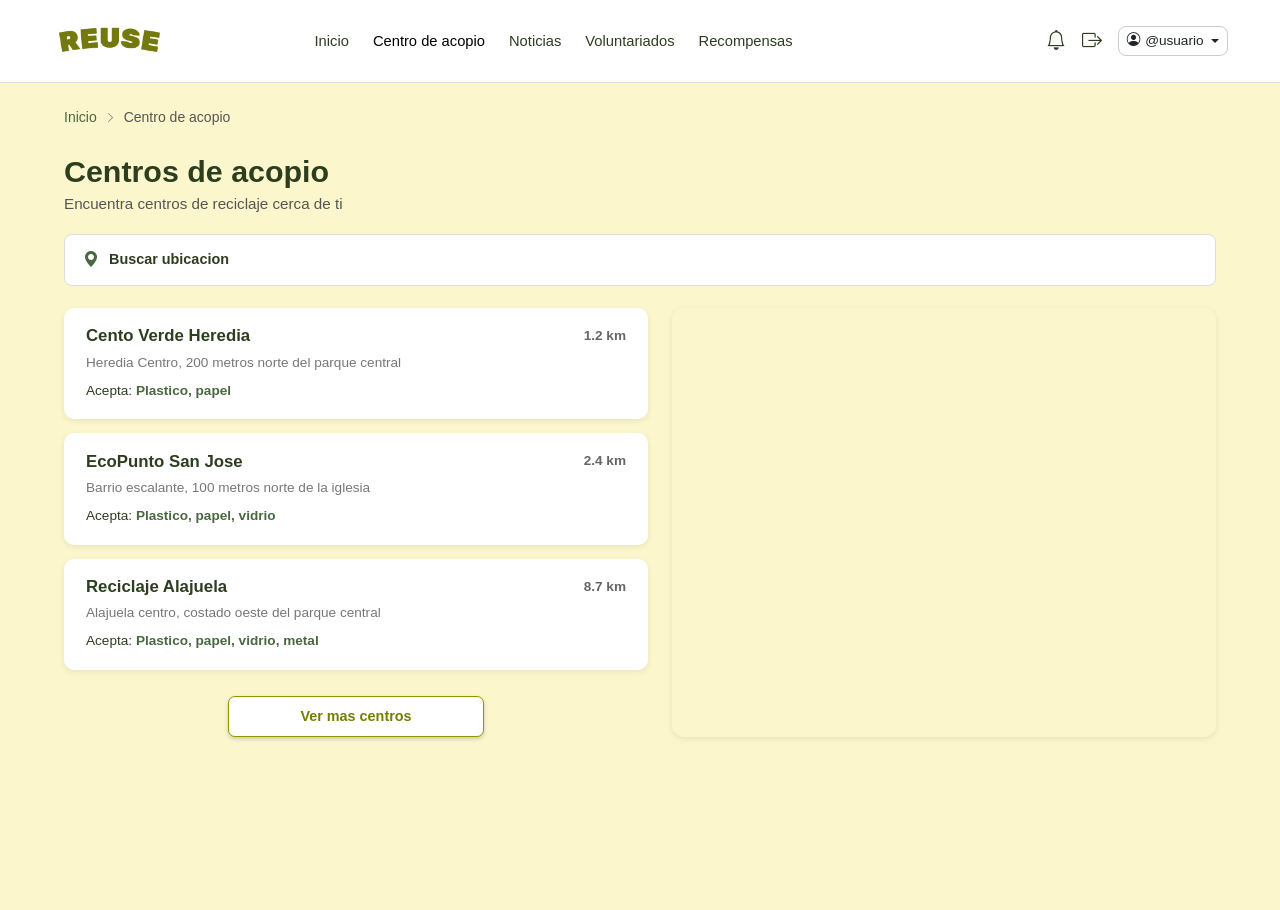
<file: CentroAcopio.html>
<!DOCTYPE html>
<html lang="es">

<head>
  <meta charset="UTF-8">
  <meta name="viewport" content="width=device-width, initial-scale=1.0">

  <title>Centros de acopio – REUSE</title>

  <link
    href="https://cdn.jsdelivr.net/npm/bootstrap@5.3.3/dist/css/bootstrap.min.css"
    rel="stylesheet">

  <link
    href="https://cdn.jsdelivr.net/npm/bootstrap-icons@1.11.3/font/bootstrap-icons.css"
    rel="stylesheet">

  <link rel="stylesheet" href="styles.css">
</head>

<body>

  <nav class="navbar navbar-expand-lg navbar-dashboard sticky-top">

    <div class="container-fluid px-4">

      <a class="navbar-brand brand" href="index.php">
        <img src="reuselogo.png" alt="REUSE">
      </a>

      <div class="collapse navbar-collapse">

        <ul class="navbar-nav mx-auto gap-2">

          <li class="nav-item">
            <a class="nav-link" href="panel.php">Inicio</a>
          </li>

          <li class="nav-item">
            <a class="nav-link active" href="CentroAcopio.html">Centro de acopio</a>
          </li>

          <li class="nav-item">
            <a class="nav-link" href="noticias.html">Noticias</a>
          </li>

          <li class="nav-item">
            <a class="nav-link" href="voluntariados.html">Voluntariados</a>
          </li>

          <li class="nav-item">
            <a class="nav-link" href="recompensas.php">Recompensas</a>
          </li>

        </ul>

        <div class="d-flex align-items-center gap-3 ms-auto">

          <i class="bi bi-bell fs-5"></i>
          <i class="bi bi-box-arrow-right fs-5"></i>

          <div class="dropdown">

            <button
              class="btn btn-sm dropdown-toggle d-flex align-items-center gap-1"
              data-bs-toggle="dropdown"
              style="background: transparent; border: 1px solid #ccc; border-radius: 8px; font-size: .85rem;">

              <i class="bi bi-person-circle"></i>
              @usuario

            </button>

            <ul class="dropdown-menu dropdown-menu-end">

              <li>
                <a class="dropdown-item" href="perfil.php">
                  Mi perfil
                </a>
              </li>

              <li>
                <a class="dropdown-item" href="#">
                  Configuración
                </a>
              </li>

              <li>
                <hr class="dropdown-divider">
              </li>

              <li>
                <a class="dropdown-item" href="api/logout.php">
                  Cerrar sesión
                </a>
              </li>

            </ul>

          </div>

        </div>

      </div>

    </div>

  </nav>


  <main class="acopio-contenido">

    <div class="perfil-ruta">

      <a href="panel.php">Inicio</a>

      <i class="bi bi-chevron-right"></i>

      <span>Centro de acopio</span>

    </div>

    <h1 class="acopio-titulo">
      Centros de acopio
    </h1>

    <p class="acopio-descripcion">
      Encuentra centros de reciclaje cerca de ti
    </p>

    <div class="acopio-buscador">
      <i class="bi bi-geo-alt-fill"></i>
      Buscar ubicacion
    </div>

    <div class="acopio-layout">

      <div class="lista-centros">

        <article class="centro-tarjeta">
          <div class="centro-cabecera">
            <h3>Cento Verde Heredia</h3>
            <span class="centro-distancia">1.2 km</span>
          </div>
          <p class="centro-direccion">Heredia Centro, 200 metros norte del parque central</p>
          <p class="centro-acepta">Acepta: <span>Plastico, papel</span></p>
        </article>

        <article class="centro-tarjeta">
          <div class="centro-cabecera">
            <h3>EcoPunto San Jose</h3>
            <span class="centro-distancia">2.4 km</span>
          </div>
          <p class="centro-direccion">Barrio escalante, 100 metros norte de la iglesia</p>
          <p class="centro-acepta">Acepta: <span>Plastico, papel, vidrio</span></p>
        </article>

        <article class="centro-tarjeta">
          <div class="centro-cabecera">
            <h3>Reciclaje Alajuela</h3>
            <span class="centro-distancia">8.7 km</span>
          </div>
          <p class="centro-direccion">Alajuela centro, costado oeste del parque central</p>
          <p class="centro-acepta">Acepta: <span>Plastico, papel, vidrio, metal</span></p>
        </article>

        <button class="boton-ver-mas">
          Ver mas centros
        </button>

      </div>

      <div class="mapa-acopio">
        <iframe
          src="https://www.openstreetmap.org/export/embed.html?bbox=-84.15%2C9.90%2C-83.95%2C10.05&layer=mapnik&marker=9.9981%2C-84.0455"
          loading="lazy"
          referrerpolicy="no-referrer-when-downgrade">
        </iframe>
      </div>

    </div>

  </main>


  <script
    src="https://cdn.jsdelivr.net/npm/bootstrap@5.3.3/dist/js/bootstrap.bundle.min.js">
  </script>

</body>

</html>
</file>
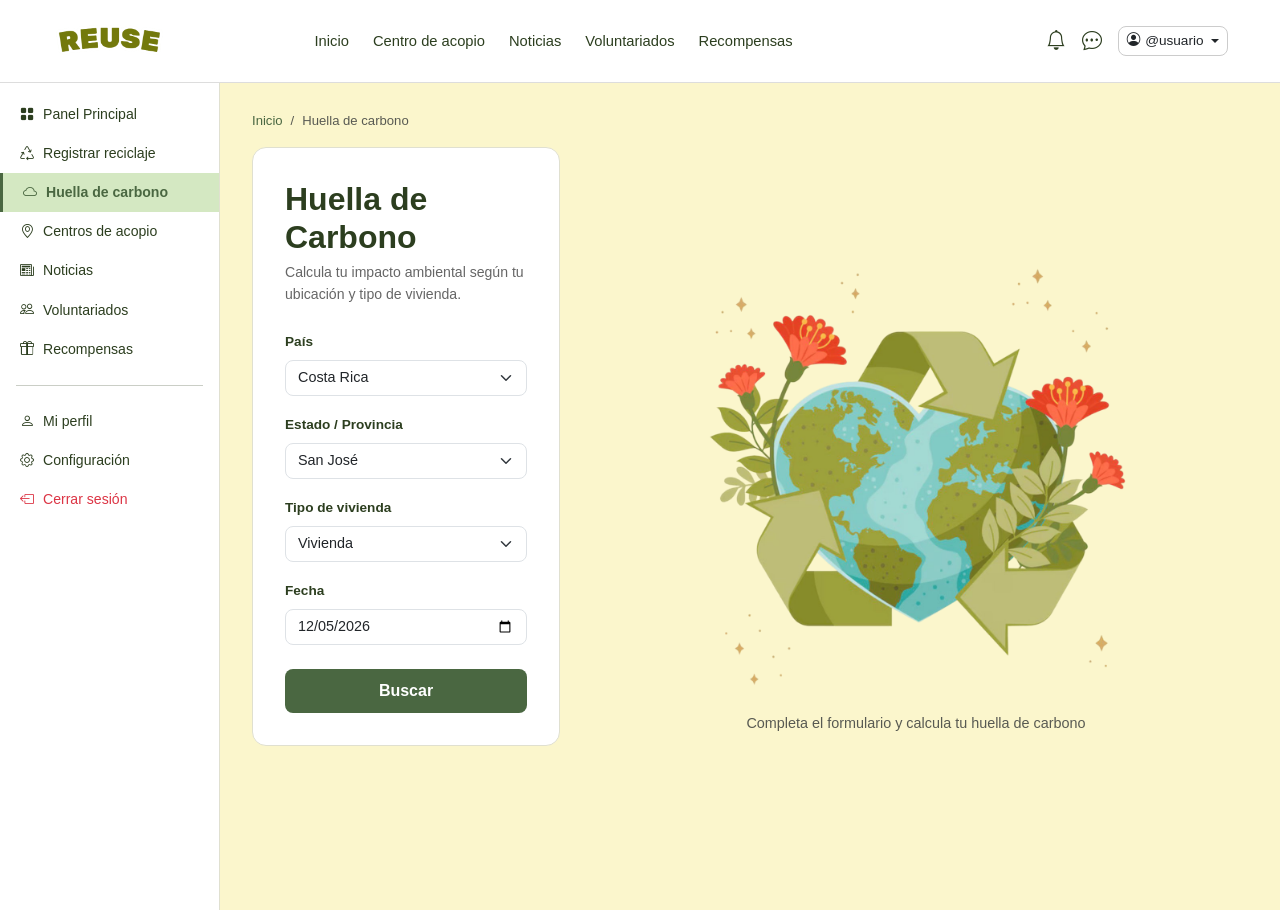
<file: huella-carbono.html>
<!DOCTYPE html>
<html lang="es">
<head>
  <meta charset="UTF-8" />
  <meta name="viewport" content="width=device-width, initial-scale=1.0" />
  <title>Huella de Carbono – REUSE</title>
  <link href="https://cdn.jsdelivr.net/npm/bootstrap@5.3.3/dist/css/bootstrap.min.css" rel="stylesheet" />
  <link href="https://cdn.jsdelivr.net/npm/bootstrap-icons@1.11.3/font/bootstrap-icons.css" rel="stylesheet" />
  <link rel="stylesheet" href="styles.css" />
  <style>
    .nivel-badge {
      display: inline-block;
      padding: 8px 24px;
      border-radius: 20px;
      font-weight: 800;
      font-size: 1.1rem;
      margin-top: 8px;
    }
    .nivel-bajo  { background: #d4edda; color: #155724; }
    .nivel-medio { background: #fff3cd; color: #856404; }
    .nivel-alto  { background: #f8d7da; color: #721c24; }
    .tip-card {
      background: #f9fdf5;
      border-radius: 12px;
      border: 1px solid #e0e0d0;
      padding: 16px 20px;
      margin-top: 12px;
    }
    .tip-card h6 { font-weight: 700; color: var(--green-dark); margin-bottom: 8px; }
    .tip-card ul { font-size: .85rem; padding-left: 18px; margin: 0; color: #444; }
    #resultadoHuella { display: none; }
  </style>
</head>
<body>

<nav class="navbar navbar-expand-lg navbar-dashboard sticky-top">
  <div class="container-fluid px-4">
    <a class="navbar-brand brand" href="index.html">
      <img src="reuselogo.png" alt="REUSE" />
    </a>
    <div class="collapse navbar-collapse">
      <ul class="navbar-nav mx-auto gap-2">
        <li class="nav-item"><a class="nav-link" href="#">Inicio</a></li>
        <li class="nav-item"><a class="nav-link" href="#">Centro de acopio</a></li>
        <li class="nav-item"><a class="nav-link" href="#">Noticias</a></li>
        <li class="nav-item"><a class="nav-link" href="#">Voluntariados</a></li>
        <li class="nav-item"><a class="nav-link" href="#">Recompensas</a></li>
      </ul>
      <div class="d-flex align-items-center gap-3 ms-auto">
        <i class="bi bi-bell fs-5"></i>
        <i class="bi bi-chat-dots fs-5"></i>
        <div class="dropdown">
          <button class="btn btn-sm dropdown-toggle d-flex align-items-center gap-1" data-bs-toggle="dropdown"
            style="background:transparent;border:1px solid #ccc;border-radius:8px;font-size:.85rem">
            <i class="bi bi-person-circle"></i> @usuario
          </button>
          <ul class="dropdown-menu dropdown-menu-end">
            <li><a class="dropdown-item" href="#">Mi perfil</a></li>
            <li><a class="dropdown-item" href="index.html">Cerrar sesión</a></li>
          </ul>
        </div>
      </div>
    </div>
  </div>
</nav>

<div class="dashboard-wrapper">

  <aside class="sidebar">
    <nav class="nav flex-column">
      <a class="nav-link" href="panel.html"><i class="bi bi-grid-fill"></i> Panel Principal</a>
      <a class="nav-link" href="registro-reciclaje.html"><i class="bi bi-recycle"></i> Registrar reciclaje</a>
      <a class="nav-link active" href="huella-carbono.html"><i class="bi bi-cloud"></i> Huella de carbono</a>
      <a class="nav-link" href="#"><i class="bi bi-geo-alt"></i> Centros de acopio</a>
      <a class="nav-link" href="#"><i class="bi bi-newspaper"></i> Noticias</a>
      <a class="nav-link" href="#"><i class="bi bi-people"></i> Voluntariados</a>
      <a class="nav-link" href="#"><i class="bi bi-gift"></i> Recompensas</a>
      <hr class="mx-3" />
      <a class="nav-link" href="#"><i class="bi bi-person"></i> Mi perfil</a>
      <a class="nav-link" href="#"><i class="bi bi-gear"></i> Configuración</a>
      <a class="nav-link text-danger" href="index.html"><i class="bi bi-box-arrow-left"></i> Cerrar sesión</a>
    </nav>
  </aside>

  <main class="main-content">

    <nav aria-label="breadcrumb" class="mb-3">
      <ol class="breadcrumb">
        <li class="breadcrumb-item"><a href="panel.html">Inicio</a></li>
        <li class="breadcrumb-item active">Huella de carbono</li>
      </ol>
    </nav>

    <div class="row g-0" style="min-height: calc(100vh - 180px);">

      <div class="col-lg-4 pe-lg-4">
        <div class="form-page-card">
          <h2>Huella de Carbono</h2>
          <p class="subtitle">Calcula tu impacto ambiental según tu ubicación y tipo de vivienda.</p>

          <form>
            <div class="mb-3">
              <label class="form-label">País</label>
              <select class="form-select" id="pais">
                <option selected>Costa Rica</option>
                <option>Guatemala</option>
                <option>Honduras</option>
                <option>El Salvador</option>
                <option>Nicaragua</option>
                <option>Panamá</option>
              </select>
            </div>

            <div class="mb-3">
              <label class="form-label">Estado / Provincia</label>
              <select class="form-select" id="estado">
                <option selected>San José</option>
                <option>Alajuela</option>
                <option>Cartago</option>
                <option>Heredia</option>
                <option>Guanacaste</option>
                <option>Puntarenas</option>
                <option>Limón</option>
              </select>
            </div>

            <div class="mb-3">
              <label class="form-label">Tipo de vivienda</label>
              <select class="form-select" id="tipo">
                <option selected>Vivienda</option>
                <option>Apartamento</option>
                <option>Casa independiente</option>
                <option>Oficina</option>
                <option>Local comercial</option>
              </select>
            </div>

            <div class="mb-4">
              <label class="form-label">Fecha</label>
              <input type="date" class="form-control" id="fecha" />
            </div>

            <button type="button" class="btn-green-full" onclick="calcularHuella()">Buscar</button>
          </form>
        </div>
      </div>

      <div class="col-lg-8 d-flex align-items-center justify-content-center">
        <div id="vistaInicial" class="ilustracion-lateral">
          <img src="corazonreciclaje.png" alt="Huella de carbono" style="width:100%;max-width:440px;object-fit:contain;opacity:.85;" />
          <p class="mt-3 text-muted" style="font-size:.9rem">Completa el formulario y calcula tu huella de carbono</p>
        </div>

        <div id="resultadoHuella" class="form-page-card w-100">
          <h5 class="fw-bold mb-1">Resultado de tu Huella de Carbono</h5>
          <p class="text-muted mb-3" style="font-size:.85rem" id="resUbicacion"></p>

          <div class="text-center py-2">
            <p class="mb-1" style="font-size:.9rem;color:#555">Tu nivel estimado de huella:</p>
            <div class="nivel-badge nivel-bajo" id="nivelBadge">Nivel Bajo</div>
            <p class="mt-3" style="font-size:.85rem;color:#555">
              Estimado de CO₂ mensual: <strong id="co2Val">1.2 toneladas</strong>
            </p>
          </div>

          <div class="mb-3">
            <div class="d-flex justify-content-between" style="font-size:.78rem;color:#666">
              <span>Bajo</span><span>Medio</span><span>Alto</span>
            </div>
            <div class="progress" style="height:12px;border-radius:8px">
              <div class="progress-bar" id="progressBar" role="progressbar"
                style="width:25%;background:var(--green-dark);border-radius:8px"></div>
            </div>
          </div>

          <div class="tip-card">
            <h6>💡 Consejos para mejorar tu huella</h6>
            <ul>
              <li>Utiliza transporte público o bicicleta.</li>
              <li>Reduce el consumo de energía en el hogar.</li>
              <li>Prefiere productos locales y de temporada.</li>
              <li>Recicla y reutiliza siempre que puedas.</li>
            </ul>
          </div>

          <div class="d-flex gap-2 mt-3 flex-wrap">
            <a href="registro-reciclaje.html" class="btn"
              style="background:var(--green-dark);color:#fff;border-radius:8px;font-weight:700;font-size:.88rem">
              ♻️ Registrar reciclaje
            </a>
            <button onclick="resetHuella()" class="btn btn-outline-secondary" style="border-radius:8px;font-size:.88rem">
              Nueva búsqueda
            </button>
          </div>
        </div>
      </div>

    </div>
  </main>
</div>

<script src="https://cdn.jsdelivr.net/npm/bootstrap@5.3.3/dist/js/bootstrap.bundle.min.js"></script>
<script>
  document.getElementById('fecha').valueAsDate = new Date();

  function calcularHuella() {
    const pais   = document.getElementById('pais').value;
    const estado = document.getElementById('estado').value;
    const tipo   = document.getElementById('tipo').value;

    const niveles  = ['Bajo', 'Medio', 'Alto'];
    const nivel    = niveles[Math.floor(Math.random() * niveles.length)];
    const co2Map   = { Bajo: '1.2', Medio: '2.8', Alto: '4.5' };
    const pctMap   = { Bajo: '25',  Medio: '60',  Alto: '90'  };
    const clsMap   = { Bajo: 'nivel-bajo', Medio: 'nivel-medio', Alto: 'nivel-alto' };
    const colorMap = { Bajo: 'var(--green-dark)', Medio: '#e8a000', Alto: '#dc3545' };

    document.getElementById('resUbicacion').textContent = `${pais} · ${estado} · ${tipo}`;

    const badge = document.getElementById('nivelBadge');
    badge.className = 'nivel-badge ' + clsMap[nivel];
    badge.textContent = 'Nivel ' + nivel;

    document.getElementById('co2Val').textContent = co2Map[nivel] + ' toneladas';

    const bar = document.getElementById('progressBar');
    bar.style.width = pctMap[nivel] + '%';
    bar.style.background = colorMap[nivel];

    document.getElementById('vistaInicial').style.display = 'none';
    document.getElementById('resultadoHuella').style.display = 'block';
  }

  function resetHuella() {
    document.getElementById('resultadoHuella').style.display = 'none';
    document.getElementById('vistaInicial').style.display = 'flex';
  }
</script>
</body>
</html>
</file>
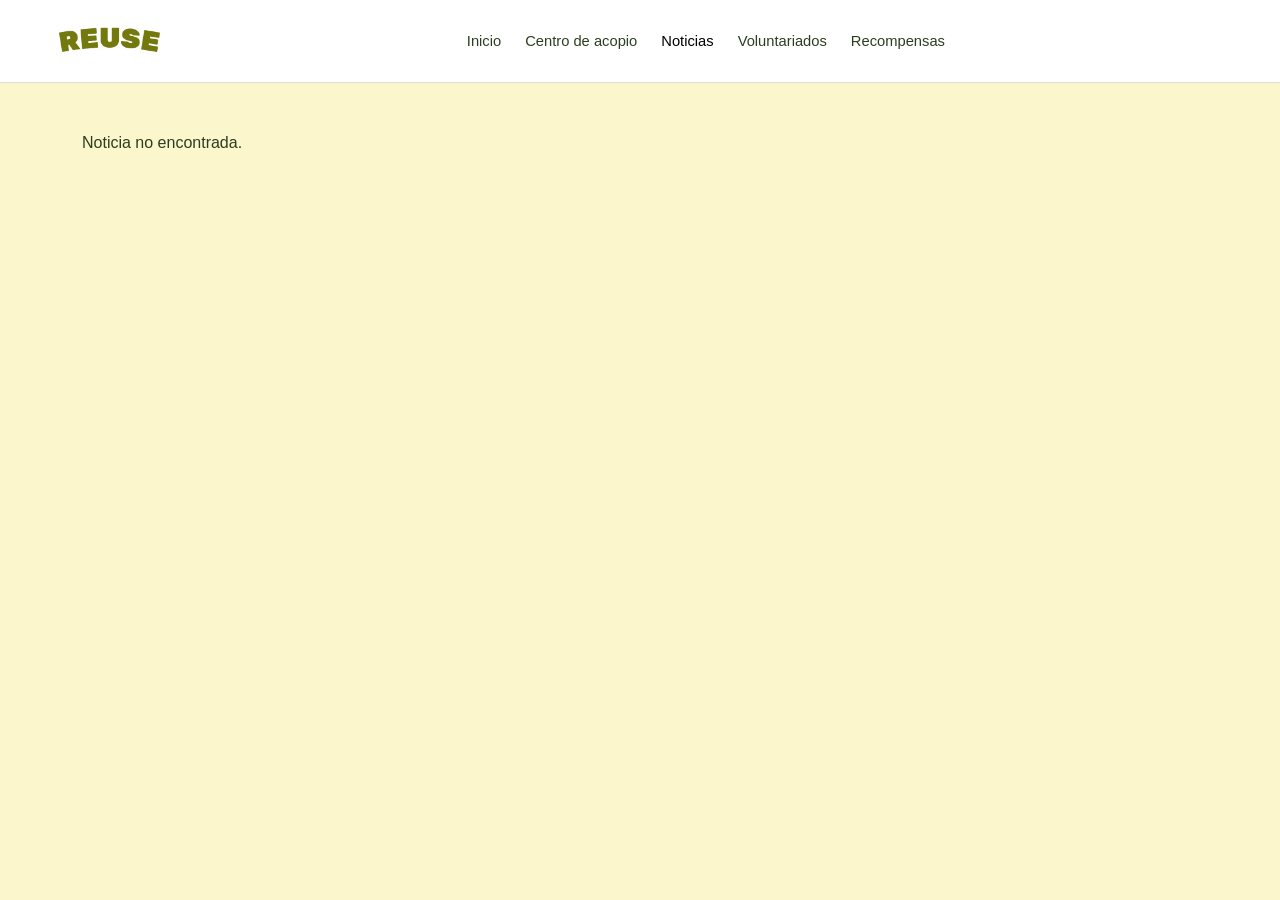
<file: noticia.html>
<!DOCTYPE html>
<html lang="es">
<head>
  <meta charset="UTF-8">
  <title>Detalle de Noticia – REUSE</title>
  <link href="https://cdn.jsdelivr.net/npm/bootstrap@5.3.3/dist/css/bootstrap.min.css" rel="stylesheet">
  <link href="https://cdn.jsdelivr.net/npm/bootstrap-icons@1.11.3/font/bootstrap-icons.css" rel="stylesheet">
  <link rel="stylesheet" href="styles.css">
</head>
<body>
  <nav class="navbar navbar-expand-lg navbar-dashboard sticky-top">
    <div class="container-fluid px-4">
      <a class="navbar-brand brand" href="index.php">
        <img src="reuselogo.png" alt="REUSE">
      </a>
      <div class="collapse navbar-collapse">
        <ul class="navbar-nav mx-auto gap-2">
          <li class="nav-item"><a class="nav-link" href="panel.php">Inicio</a></li>
          <li class="nav-item"><a class="nav-link" href="CentroAcopio.php">Centro de acopio</a></li>
          <li class="nav-item"><a class="nav-link active" href="noticias.html">Noticias</a></li>
          <li class="nav-item"><a class="nav-link" href="voluntariados.html">Voluntariados</a></li>
          <li class="nav-item"><a class="nav-link" href="recompensas.php">Recompensas</a></li>
        </ul>
      </div>
    </div>
  </nav>

  <main class="container my-5">
    <div id="detalle-noticia"></div>
  </main>

  <script>
    const noticias = {
      1: {
        titulo: "Como reciclar plástico correctamente en Costa Rica",
        fecha: "12 de Mayo 2026 - Consejos",
        contenido: `
          <p>Reciclar plástico correctamente ayuda a reducir la cantidad de residuos que llegan a los rellenos sanitarios y permite aprovechar materiales que pueden tener una segunda vida.</p>
          <h4>1. Separa el plástico</h4>
          <ul>
            <li>Botellas de agua y refrescos.</li>
            <li>Envases de productos de limpieza.</li>
            <li>Galones y recipientes plásticos.</li>
            <li>Algunos envases de alimentos.</li>
            <li>Bolsas plásticas aceptadas por los centros de recuperación.</li>
          </ul>
          <p>Ten en cuenta que no todos los tipos de plástico son aceptados en los mismos lugares.</p>
          <h4>2. Límpialo y déjalo seco</h4>
          <p>Retira los restos de comida, líquidos o productos que queden dentro de los envases.</p>
          <p>El plástico debe entregarse limpio y seco para evitar contaminar otros materiales reciclables.</p>
          <h4>3. Sepáralo de la basura</h4>
          <p>No mezcles los materiales reciclables con residuos orgánicos o basura convencional. Separarlos desde el lugar donde se generan facilita su recuperación.</p>
          <h4>4. Llévalo a un punto de recolección</h4>
          <p>Entrega los plásticos en un centro de recuperación, punto de recolección o programa municipal que los acepte.</p>
          <p>Los materiales recibidos pueden variar según la municipalidad o centro de acopio, por lo que es recomendable verificar previamente qué tipos de plástico reciben.</p>
          <h4>Recuerda</h4>
          <p><strong>Separar → Limpiar → Secar → Entregar</strong></p>
          <p>Reciclar correctamente comienza con pequeñas acciones que ayudan a reducir nuestros residuos y aprovechar mejor los recursos.</p>
        `
      },
      2: {
        titulo: "5 Formas de reducir tu huella ecológica diariamente",
        fecha: "9 de Mayo 2026 - Consejos",
        contenido: `
          <p>Pequeñas acciones en nuestra rutina pueden generar un impacto positivo en el ambiente.</p>
          <h4>1. Reduce el uso de plástico</h4>
          <p>Utiliza botellas, bolsas y recipientes reutilizables para disminuir el consumo de productos desechables.</p>
          <h4>2. Ahorra agua</h4>
          <p>Cierra el grifo mientras te cepillas los dientes y evita desperdiciar agua durante las actividades diarias.</p>
          <h4>3. Consume menos energía</h4>
          <p>Apaga las luces y desconecta los dispositivos electrónicos cuando no los estés utilizando.</p>
          <h4>4. Utiliza medios de transporte sostenibles</h4>
          <p>Siempre que sea posible, camina, utiliza bicicleta, comparte el vehículo o utiliza transporte público.</p>
          <h4>5. Separa tus residuos</h4>
          <p>Clasifica correctamente los residuos reciclables y llévalos a los puntos de recolección correspondientes.</p>
        `
      },
      3: {
        titulo: "La contaminación de plástico en nuestros mares",
        fecha: "7 de Junio 2026 - Ambiente",
        contenido: `
          <p>La contaminación por plástico es uno de los principales problemas ambientales que afectan a los océanos. Gran cantidad de residuos plásticos llegan a los ríos y mares debido a una gestión inadecuada de los desechos.</p>
          <p>Estos residuos pueden permanecer durante muchos años en el ambiente y afectar a especies marinas que pueden ingerirlos o quedar atrapadas en ellos. Además, los plásticos pueden fragmentarse en partículas pequeñas conocidas como microplásticos, que terminan incorporándose a los ecosistemas.</p>
          <p>Reducir el consumo de plásticos de un solo uso, reutilizar materiales y separar correctamente los residuos son acciones que todos podemos realizar para disminuir su impacto en nuestros mares.</p>
        `
      },
      4: {
        titulo: "Nuevas iniciativas de reciclaje en comunidades rurales",
        fecha: "15 de Julio 2026 - Reciclaje",
        contenido: `
          <p>Comunidades rurales han comenzado programas de reciclaje que buscan reducir la cantidad de residuos y fomentar la reutilización de materiales. Estas iniciativas incluyen talleres educativos, puntos de recolección comunitarios y campañas de concienciación.</p>
          <p>El objetivo es crear una cultura de reciclaje que permita aprovechar mejor los recursos y disminuir el impacto ambiental.</p>
        `
      },
      5: {
        titulo: "Campaña para limpiar playas en Guanacaste",
        fecha: "20 de Julio 2026 - Ambiente",
        contenido: `
          <p>Voluntarios y organizaciones ambientales se unieron en Guanacaste para realizar una campaña de limpieza de playas. Se recogieron toneladas de residuos plásticos y otros desechos que afectan la biodiversidad marina.</p>
          <p>La campaña busca sensibilizar a la población sobre la importancia de mantener nuestras playas limpias y libres de contaminación.</p>
        `
      }
    };

    const params = new URLSearchParams(window.location.search);
    const id = params.get("id");
    const noticia = noticias[id];

    if (noticia) {
      document.getElementById("detalle-noticia").innerHTML = `
        <h1>${noticia.titulo}</h1>
        <p><i class="bi bi-calendar-event"></i> ${noticia.fecha}</p>
        ${noticia.contenido}
      `;
    } else {
      document.getElementById("detalle-noticia").innerHTML = "<p>Noticia no encontrada.</p>";
    }
  </script>
</body>
</html>
</file>
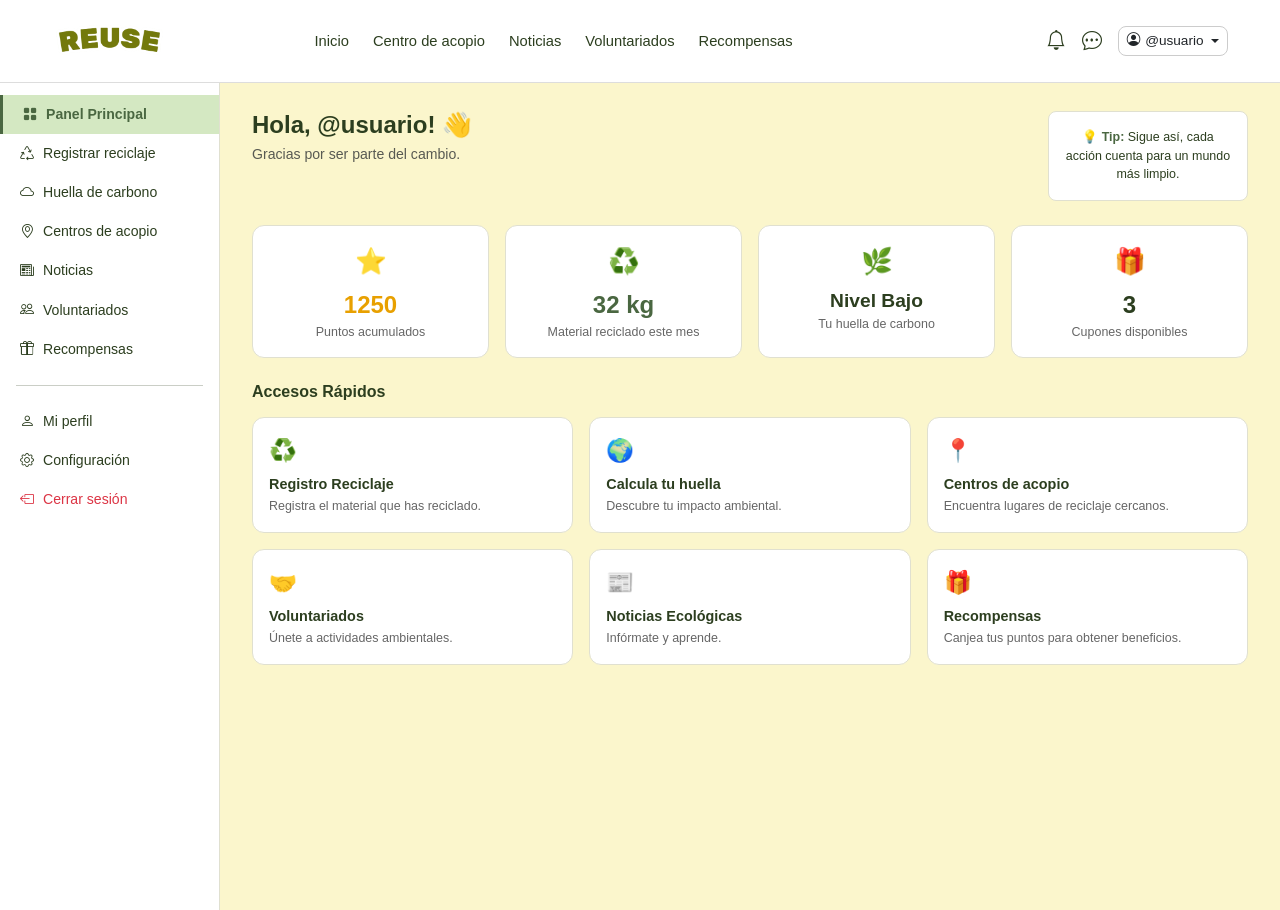
<file: panel.html>
<!DOCTYPE html>
<html lang="es">
<head>
  <meta charset="UTF-8" />
  <meta name="viewport" content="width=device-width, initial-scale=1.0" />
  <title>Panel Principal – REUSE</title>
  <link href="https://cdn.jsdelivr.net/npm/bootstrap@5.3.3/dist/css/bootstrap.min.css" rel="stylesheet" />
  <link href="https://cdn.jsdelivr.net/npm/bootstrap-icons@1.11.3/font/bootstrap-icons.css" rel="stylesheet" />
  <link rel="stylesheet" href="styles.css" />
</head>
<body>

<nav class="navbar navbar-expand-lg navbar-dashboard sticky-top">
  <div class="container-fluid px-4">
    <a class="navbar-brand brand" href="index.html">
      <img src="reuselogo.png" alt="REUSE" />
    </a>
    <div class="collapse navbar-collapse">
      <ul class="navbar-nav mx-auto gap-2">
        <li class="nav-item"><a class="nav-link" href="#">Inicio</a></li>
        <li class="nav-item"><a class="nav-link" href="#">Centro de acopio</a></li>
        <li class="nav-item"><a class="nav-link" href="#">Noticias</a></li>
        <li class="nav-item"><a class="nav-link" href="#">Voluntariados</a></li>
        <li class="nav-item"><a class="nav-link" href="#">Recompensas</a></li>
      </ul>
      <div class="d-flex align-items-center gap-3 ms-auto">
        <i class="bi bi-bell fs-5"></i>
        <i class="bi bi-chat-dots fs-5"></i>
        <div class="dropdown">
          <button class="btn btn-sm dropdown-toggle d-flex align-items-center gap-1" data-bs-toggle="dropdown"
            style="background:transparent;border:1px solid #ccc;border-radius:8px;font-size:.85rem">
            <i class="bi bi-person-circle"></i> @usuario
          </button>
          <ul class="dropdown-menu dropdown-menu-end">
            <li><a class="dropdown-item" href="#">Mi perfil</a></li>
            <li><a class="dropdown-item" href="#">Configuración</a></li>
            <li><hr class="dropdown-divider"></li>
            <li><a class="dropdown-item" href="index.html">Cerrar sesión</a></li>
          </ul>
        </div>
      </div>
    </div>
  </div>
</nav>

<div class="dashboard-wrapper">

  <aside class="sidebar">
    <nav class="nav flex-column">
      <a class="nav-link active" href="panel.html"><i class="bi bi-grid-fill"></i> Panel Principal</a>
      <a class="nav-link" href="registro-reciclaje.html"><i class="bi bi-recycle"></i> Registrar reciclaje</a>
      <a class="nav-link" href="huella-carbono.html"><i class="bi bi-cloud"></i> Huella de carbono</a>
      <a class="nav-link" href="#"><i class="bi bi-geo-alt"></i> Centros de acopio</a>
      <a class="nav-link" href="#"><i class="bi bi-newspaper"></i> Noticias</a>
      <a class="nav-link" href="#"><i class="bi bi-people"></i> Voluntariados</a>
      <a class="nav-link" href="#"><i class="bi bi-gift"></i> Recompensas</a>
      <hr class="mx-3" />
      <a class="nav-link" href="#"><i class="bi bi-person"></i> Mi perfil</a>
      <a class="nav-link" href="#"><i class="bi bi-gear"></i> Configuración</a>
      <a class="nav-link text-danger" href="index.html"><i class="bi bi-box-arrow-left"></i> Cerrar sesión</a>
    </nav>
  </aside>

  <main class="main-content">

    <div class="d-flex justify-content-between align-items-start mb-4">
      <div>
        <h4 class="fw-bold mb-1">Hola, @usuario! 👋</h4>
        <p class="text-muted mb-0" style="font-size:.88rem">Gracias por ser parte del cambio.</p>
      </div>
      <div class="p-3 rounded-3 text-center" style="background:#fff;border:1px solid #e0e0d0;font-size:.78rem;max-width:200px">
        <span class="fw-bold" style="color:var(--green-dark)">💡 Tip:</span> Sigue así, cada acción cuenta para un mundo más limpio.
      </div>
    </div>

    <div class="row g-3 mb-4">
      <div class="col-6 col-md-3">
        <div class="stat-card text-center">
          <div class="stat-icon">⭐</div>
          <div class="stat-value" style="color:#e8a000">1250</div>
          <div class="stat-label">Puntos acumulados</div>
        </div>
      </div>
      <div class="col-6 col-md-3">
        <div class="stat-card text-center">
          <div class="stat-icon">♻️</div>
          <div class="stat-value" style="color:var(--green-dark)">32 kg</div>
          <div class="stat-label">Material reciclado este mes</div>
        </div>
      </div>
      <div class="col-6 col-md-3">
        <div class="stat-card text-center">
          <div class="stat-icon">🌿</div>
          <div class="stat-value" style="font-size:1.2rem">Nivel Bajo</div>
          <div class="stat-label">Tu huella de carbono</div>
        </div>
      </div>
      <div class="col-6 col-md-3">
        <div class="stat-card text-center">
          <div class="stat-icon">🎁</div>
          <div class="stat-value">3</div>
          <div class="stat-label">Cupones disponibles</div>
        </div>
      </div>
    </div>

    <h6 class="fw-bold mb-3">Accesos Rápidos</h6>
    <div class="row g-3">
      <div class="col-6 col-md-4">
        <a href="registro-reciclaje.html" class="access-card">
          <div class="ac-icon">♻️</div>
          <h6>Registro Reciclaje</h6>
          <p>Registra el material que has reciclado.</p>
        </a>
      </div>
      <div class="col-6 col-md-4">
        <a href="huella-carbono.html" class="access-card">
          <div class="ac-icon">🌍</div>
          <h6>Calcula tu huella</h6>
          <p>Descubre tu impacto ambiental.</p>
        </a>
      </div>
      <div class="col-6 col-md-4">
        <a href="#" class="access-card">
          <div class="ac-icon">📍</div>
          <h6>Centros de acopio</h6>
          <p>Encuentra lugares de reciclaje cercanos.</p>
        </a>
      </div>
      <div class="col-6 col-md-4">
        <a href="#" class="access-card">
          <div class="ac-icon">🤝</div>
          <h6>Voluntariados</h6>
          <p>Únete a actividades ambientales.</p>
        </a>
      </div>
      <div class="col-6 col-md-4">
        <a href="#" class="access-card">
          <div class="ac-icon">📰</div>
          <h6>Noticias Ecológicas</h6>
          <p>Infórmate y aprende.</p>
        </a>
      </div>
      <div class="col-6 col-md-4">
        <a href="#" class="access-card">
          <div class="ac-icon">🎁</div>
          <h6>Recompensas</h6>
          <p>Canjea tus puntos para obtener beneficios.</p>
        </a>
      </div>
    </div>

  </main>
</div>

<script src="https://cdn.jsdelivr.net/npm/bootstrap@5.3.3/dist/js/bootstrap.bundle.min.js"></script>
</body>
</html>
</file>
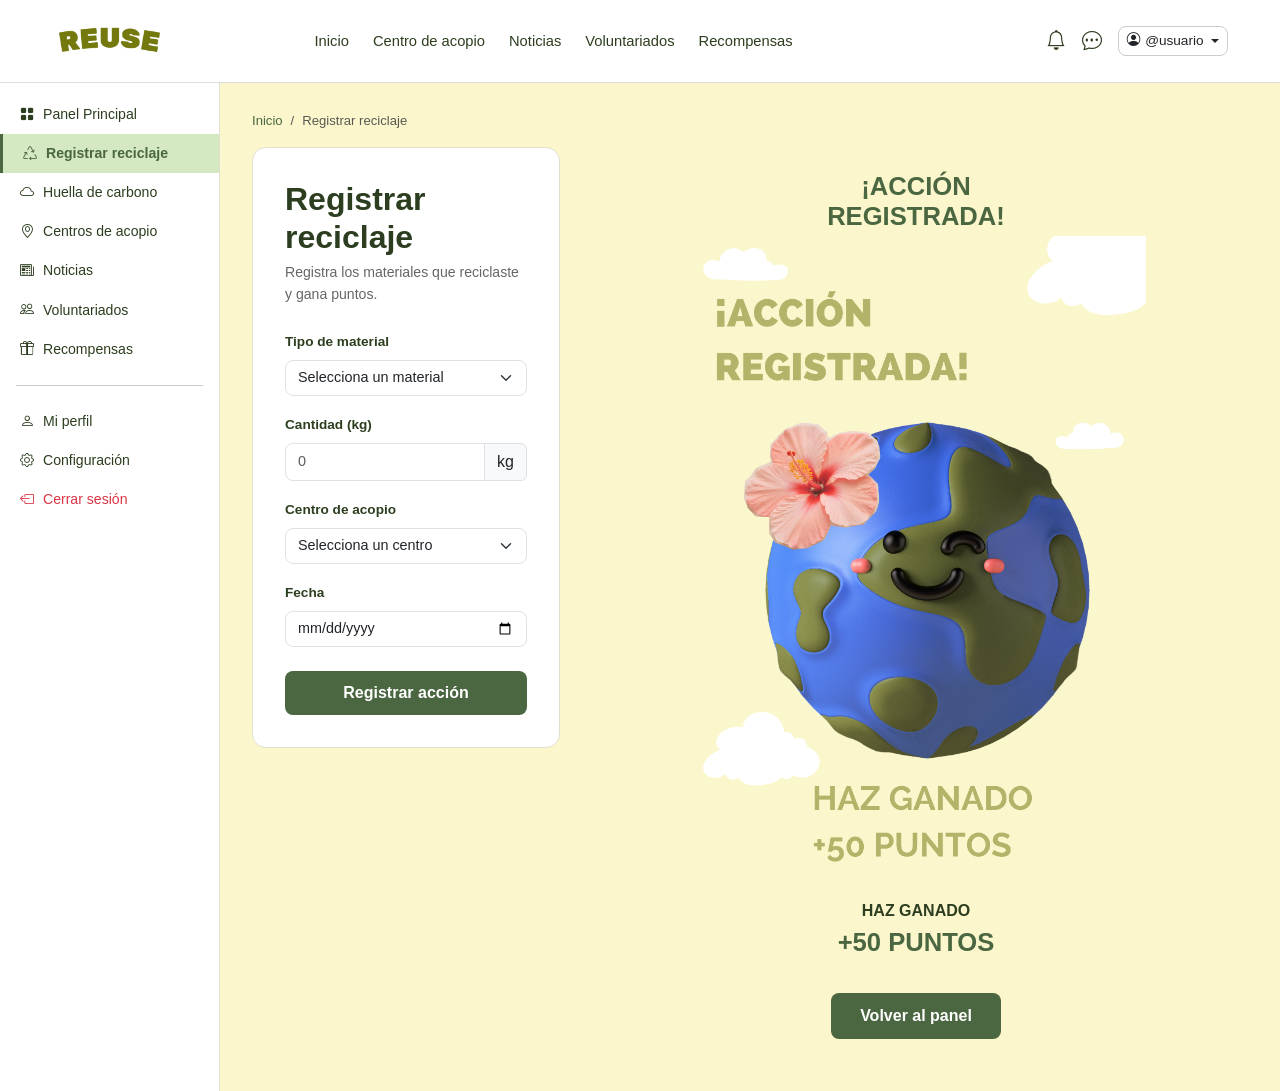
<file: registro-reciclaje.html>
<!DOCTYPE html>
<html lang="es">
<head>
  <meta charset="UTF-8" />
  <meta name="viewport" content="width=device-width, initial-scale=1.0" />
  <title>Registrar Reciclaje – REUSE</title>
  <link href="https://cdn.jsdelivr.net/npm/bootstrap@5.3.3/dist/css/bootstrap.min.css" rel="stylesheet" />
  <link href="https://cdn.jsdelivr.net/npm/bootstrap-icons@1.11.3/font/bootstrap-icons.css" rel="stylesheet" />
  <link rel="stylesheet" href="styles.css" />
</head>
<body>

<nav class="navbar navbar-expand-lg navbar-dashboard sticky-top">
  <div class="container-fluid px-4">
    <a class="navbar-brand brand" href="index.html">
      <img src="reuselogo.png" alt="REUSE" />
    </a>
    <div class="collapse navbar-collapse">
      <ul class="navbar-nav mx-auto gap-2">
        <li class="nav-item"><a class="nav-link" href="#">Inicio</a></li>
        <li class="nav-item"><a class="nav-link" href="#">Centro de acopio</a></li>
        <li class="nav-item"><a class="nav-link" href="#">Noticias</a></li>
        <li class="nav-item"><a class="nav-link" href="#">Voluntariados</a></li>
        <li class="nav-item"><a class="nav-link" href="#">Recompensas</a></li>
      </ul>
      <div class="d-flex align-items-center gap-3 ms-auto">
        <i class="bi bi-bell fs-5"></i>
        <i class="bi bi-chat-dots fs-5"></i>
        <div class="dropdown">
          <button class="btn btn-sm dropdown-toggle d-flex align-items-center gap-1" data-bs-toggle="dropdown"
            style="background:transparent;border:1px solid #ccc;border-radius:8px;font-size:.85rem">
            <i class="bi bi-person-circle"></i> @usuario
          </button>
          <ul class="dropdown-menu dropdown-menu-end">
            <li><a class="dropdown-item" href="#">Mi perfil</a></li>
            <li><a class="dropdown-item" href="index.html">Cerrar sesión</a></li>
          </ul>
        </div>
      </div>
    </div>
  </div>
</nav>

<div class="dashboard-wrapper">

  <aside class="sidebar">
    <nav class="nav flex-column">
      <a class="nav-link" href="panel.html"><i class="bi bi-grid-fill"></i> Panel Principal</a>
      <a class="nav-link active" href="registro-reciclaje.html"><i class="bi bi-recycle"></i> Registrar reciclaje</a>
      <a class="nav-link" href="huella-carbono.html"><i class="bi bi-cloud"></i> Huella de carbono</a>
      <a class="nav-link" href="#"><i class="bi bi-geo-alt"></i> Centros de acopio</a>
      <a class="nav-link" href="#"><i class="bi bi-newspaper"></i> Noticias</a>
      <a class="nav-link" href="#"><i class="bi bi-people"></i> Voluntariados</a>
      <a class="nav-link" href="#"><i class="bi bi-gift"></i> Recompensas</a>
      <hr class="mx-3" />
      <a class="nav-link" href="#"><i class="bi bi-person"></i> Mi perfil</a>
      <a class="nav-link" href="#"><i class="bi bi-gear"></i> Configuración</a>
      <a class="nav-link text-danger" href="index.html"><i class="bi bi-box-arrow-left"></i> Cerrar sesión</a>
    </nav>
  </aside>

  <main class="main-content">

    <nav aria-label="breadcrumb" class="mb-3">
      <ol class="breadcrumb">
        <li class="breadcrumb-item"><a href="panel.html">Inicio</a></li>
        <li class="breadcrumb-item active">Registrar reciclaje</li>
      </ol>
    </nav>

    <div class="row g-0" style="min-height: calc(100vh - 180px);">

      <div class="col-lg-4 pe-lg-4">
        <div class="form-page-card">
          <h2>Registrar reciclaje</h2>
          <p class="subtitle">Registra los materiales que reciclaste y gana puntos.</p>

          <form>
            <div class="mb-3">
              <label class="form-label">Tipo de material</label>
              <select class="form-select">
                <option value="" disabled selected>Selecciona un material</option>
                <option>Plástico</option>
                <option>Vidrio</option>
                <option>Papel / Cartón</option>
                <option>Metal</option>
                <option>Electrónico</option>
                <option>Orgánico</option>
              </select>
            </div>

            <div class="mb-3">
              <label class="form-label">Cantidad (kg)</label>
              <div class="input-group">
                <input type="number" class="form-control" min="0.1" step="0.1" placeholder="0" />
                <span class="input-group-text">kg</span>
              </div>
            </div>

            <div class="mb-3">
              <label class="form-label">Centro de acopio</label>
              <select class="form-select">
                <option value="" disabled selected>Selecciona un centro</option>
                <option>Centro Verde Heredia</option>
                <option>EcoAcopio San José</option>
                <option>Punto Verde Alajuela</option>
                <option>Recicla Cartago</option>
              </select>
            </div>

            <div class="mb-4">
              <label class="form-label">Fecha</label>
              <input type="date" class="form-control" />
            </div>

            <button type="button" class="btn-green-full">Registrar acción</button>
          </form>
        </div>
      </div>

      <div class="col-lg-8">
        <div class="accion-registrada h-100">
          <p class="accion-titulo">¡ACCIÓN<br>REGISTRADA!</p>
          <img src="Accionregistrada.png" alt="Acción registrada" style="width:100%;max-width:460px;object-fit:contain;" />
          <p class="puntos-label">HAZ GANADO<br><span style="font-size:1.6rem;color:var(--green-dark);font-weight:900">+50 PUNTOS</span></p>
          <a href="panel.html" class="btn mt-3"
            style="background:var(--green-dark);color:#fff;border-radius:8px;padding:10px 28px;font-weight:700">
            Volver al panel
          </a>
        </div>
      </div>

    </div>
  </main>
</div>

<script src="https://cdn.jsdelivr.net/npm/bootstrap@5.3.3/dist/js/bootstrap.bundle.min.js"></script>
</body>
</html>
</file>
<file: styles.css>
:root {
  --bg-cream: #FBF6CC;
  --green-dark: #4a6741;
  --green-medium: #6a8f47;
  --green-light: #d4e8c2;
  --green-btn: #5a7a35;
  --text-dark: #2c3e1f;
  --sidebar-width: 220px;
}

body {
  background-color: var(--bg-cream);
  font-family: 'Segoe UI', sans-serif;
  color: var(--text-dark);
}

.navbar-reuse {
  background-color: #ffffff;
  border-bottom: 1px solid #ddd;
  padding: 16px 28px;
}
.navbar-reuse .navbar-brand img {
  height: 40px;
}
.navbar-reuse .nav-link {
  color: var(--text-dark);
  font-weight: 500;
  font-size: 0.92rem;
}
.navbar-reuse .nav-link:hover {
  color: var(--green-dark);
}
.btn-login {
  border: 2px solid var(--green-dark);
  color: var(--green-dark);
  background: transparent;
  border-radius: 6px;
  padding: 7px 18px;
  font-weight: 600;
  font-size: 0.88rem;
  cursor: pointer;
}
.btn-login:hover {
  background: var(--green-dark);
  color: #fff;
}
.btn-register {
  background: var(--green-dark);
  color: #fff;
  border-radius: 6px;
  padding: 7px 18px;
  font-weight: 600;
  font-size: 0.88rem;
  border: none;
  cursor: pointer;
}
.btn-register:hover {
  background: var(--green-btn);
  color: #fff;
}

.hero-section {
  background-color: var(--bg-cream);
  min-height: 500px;
  display: flex;
  align-items: center;
  padding: 60px 0 40px;
}
.hero-section h1 {
  font-size: 2.5rem;
  font-weight: 800;
  line-height: 1.2;
  color: var(--text-dark);
}
.hero-section h1 span {
  color: var(--green-dark);
}
.hero-section p {
  font-size: 1rem;
  color: #555;
  margin-bottom: 24px;
}
.btn-cta {
  background: var(--green-dark);
  color: #fff;
  border-radius: 8px;
  padding: 10px 28px;
  font-weight: 700;
  border: none;
  margin-right: 10px;
  cursor: pointer;
}
.btn-cta:hover { background: var(--green-btn); color: #fff; }
.btn-outline-cta {
  background: transparent;
  border: 2px solid var(--green-dark);
  color: var(--green-dark);
  border-radius: 8px;
  padding: 10px 28px;
  font-weight: 700;
  cursor: pointer;
}
.btn-outline-cta:hover { background: var(--green-dark); color: #fff; }

.feature-card {
  background: #fff;
  border-radius: 12px;
  padding: 20px;
  border: 1px solid #e0e0d0;
  height: 100%;
}
.feature-card .icon-wrap {
  width: 40px;
  height: 40px;
  background: var(--green-light);
  border-radius: 8px;
  display: flex;
  align-items: center;
  justify-content: center;
  margin-bottom: 12px;
  font-size: 1.2rem;
}
.feature-card h6 { font-weight: 700; margin-bottom: 6px; }
.feature-card p { font-size: 0.82rem; color: #666; margin: 0; }

.modal-reuse .modal-content {
  border-radius: 14px;
  border: none;
}
.modal-reuse .modal-header {
  border-bottom: none;
  padding-bottom: 0;
}
.modal-reuse .modal-title {
  font-weight: 800;
  font-size: 1.3rem;
}
.modal-reuse .form-control {
  border-radius: 8px;
  border: 1px solid #ccc;
  font-size: 0.9rem;
}
.modal-reuse .form-label { font-weight: 600; font-size: 0.85rem; }
.btn-green-full {
  background: var(--green-dark);
  color: #fff;
  width: 100%;
  border-radius: 8px;
  padding: 10px;
  font-weight: 700;
  border: none;
  cursor: pointer;
}
.btn-green-full:hover { background: var(--green-btn); color: #fff; }
.btn-social {
  width: 100%;
  border-radius: 8px;
  padding: 8px;
  font-weight: 600;
  font-size: 0.85rem;
  border: 1px solid #ddd;
  background: #fff;
  color: #333;
  margin-bottom: 8px;
  display: flex;
  align-items: center;
  justify-content: center;
  gap: 8px;
  cursor: pointer;
}
.btn-social:hover { background: #f5f5f5; }
.divider-text {
  text-align: center;
  font-size: 0.8rem;
  color: #999;
  margin: 12px 0;
  position: relative;
}
.divider-text::before, .divider-text::after {
  content: '';
  position: absolute;
  top: 50%;
  width: 40%;
  height: 1px;
  background: #ddd;
}
.divider-text::before { left: 0; }
.divider-text::after { right: 0; }

.dashboard-wrapper {
  display: flex;
  min-height: calc(100vh - 73px);
}
.sidebar {
  width: var(--sidebar-width);
  background: #fff;
  border-right: 1px solid #e0e0d0;
  flex-shrink: 0;
  padding: 12px 0;
}
.sidebar .nav-link {
  color: var(--text-dark);
  font-size: 0.88rem;
  font-weight: 500;
  padding: 9px 20px;
  display: flex;
  align-items: center;
  gap: 9px;
  border-radius: 0;
}
.sidebar .nav-link:hover { background: var(--green-light); color: var(--green-dark); }
.sidebar .nav-link.active {
  background: var(--green-light);
  color: var(--green-dark);
  font-weight: 700;
  border-left: 3px solid var(--green-dark);
}
.main-content {
  flex: 1;
  padding: 28px 32px;
  background: var(--bg-cream);
}

.stat-card {
  background: #fff;
  border-radius: 12px;
  padding: 16px 20px;
  border: 1px solid #e0e0d0;
  height: 100%;
}
.stat-card .stat-icon {
  font-size: 1.6rem;
  margin-bottom: 6px;
}
.stat-card .stat-value {
  font-size: 1.5rem;
  font-weight: 800;
}
.stat-card .stat-label {
  font-size: 0.78rem;
  color: #666;
}

.access-card {
  background: #fff;
  border-radius: 12px;
  padding: 16px;
  border: 1px solid #e0e0d0;
  cursor: pointer;
  text-decoration: none;
  display: block;
  color: inherit;
  height: 100%;
}
.access-card:hover { border-color: var(--green-dark); color: inherit; background: #f9fdf5; }
.access-card .ac-icon {
  font-size: 1.4rem;
  margin-bottom: 8px;
}
.access-card h6 { font-weight: 700; font-size: 0.9rem; margin-bottom: 4px; }
.access-card p { font-size: 0.78rem; color: #666; margin: 0; }

.form-page-card {
  background: #fff;
  border-radius: 14px;
  padding: 32px;
  border: 1px solid #e0e0d0;
}
.form-page-card h2 { font-weight: 800; margin-bottom: 6px; }
.form-page-card .subtitle { font-size: 0.88rem; color: #666; margin-bottom: 24px; }
.form-page-card .form-label { font-weight: 600; font-size: 0.85rem; }
.form-page-card .form-control,
.form-page-card .form-select { border-radius: 8px; font-size: 0.9rem; }

.accion-registrada {
  display: flex;
  flex-direction: column;
  align-items: center;
  justify-content: center;
  height: 100%;
  padding: 24px;
  text-align: center;
}
.accion-registrada .accion-titulo {
  font-size: 1.6rem;
  font-weight: 900;
  color: var(--green-dark);
  line-height: 1.2;
  margin-bottom: 4px;
}
.accion-registrada .puntos-label {
  font-size: 1rem;
  font-weight: 700;
  color: var(--text-dark);
  margin-top: 12px;
}

.navbar-dashboard {
  background-color: #ffffff;
  border-bottom: 1px solid #ddd;
  padding: 16px 28px;
}
.navbar-dashboard .nav-link {
  color: var(--text-dark);
  font-weight: 500;
  font-size: 0.92rem;
}
.navbar-dashboard .nav-link:hover { color: var(--green-dark); }
.navbar-dashboard .brand img { height: 40px; }

.breadcrumb { font-size: 0.82rem; }
.breadcrumb-item a { color: var(--green-dark); text-decoration: none; }

.ilustracion-lateral {
  display: flex;
  flex-direction: column;
  align-items: center;
  justify-content: center;
  height: 100%;
  padding: 20px;
  text-align: center;
}
.ilustracion-lateral img {
  width: 100%;
  max-width: 420px;
  object-fit: contain;
}

/* MI PERFIL */

.perfil-contenido {
  max-width: 1150px;
  margin: 0 auto;
  padding: 35px 25px 60px;
}

.perfil-ruta {
  display: flex;
  align-items: center;
  gap: 8px;
  margin-bottom: 25px;
  font-size: 14px;
  color: #555;
}

.perfil-ruta a {
  color: var(--green-dark);
  text-decoration: none;
}

.perfil-ruta i {
  font-size: 11px;
  color: #777;
}

.perfil-titulo {
  color: var(--text-dark);
  font-size: 32px;
  font-weight: bold;
  margin-bottom: 5px;
}

.perfil-descripcion {
  color: #555;
  margin-bottom: 30px;
}

.perfil-tarjeta {
  background-color: #ffffff;
  border-radius: 12px 12px 0 0;
  padding: 25px 30px;
  display: flex;
  align-items: center;
  justify-content: space-between;
}

.perfil-datos {
  display: flex;
  align-items: center;
  gap: 20px;
}

.perfil-foto {
  width: 90px;
  height: 90px;
  border-radius: 50%;
  background-color: #eeeeee;
  display: flex;
  align-items: center;
  justify-content: center;
  font-size: 55px;
  color: #777;
  overflow: hidden;
}

.perfil-foto img {
  width: 100%;
  height: 100%;
  object-fit: cover;
  object-position: center;
  display: block;
}

.perfil-datos h3 {
  font-size: 20px;
  font-weight: bold;
  margin-bottom: 5px;
  color: var(--text-dark);
}

.perfil-datos p {
  margin-bottom: 8px;
  color: #555;
}

.perfil-activo {
  display: flex;
  align-items: center;
  gap: 7px;
  color: var(--green-dark);
  font-size: 14px;
}

.boton-editar {
  background-color: #ffffff;
  color: var(--green-dark);
  border: 1px solid var(--green-dark);
  border-radius: 7px;
  padding: 9px 24px;
  font-weight: bold;
}

.perfil-estadisticas {
  display: flex;
  background-color: #ffffff;
  border-top: 1px solid #eeeeee;
  border-radius: 0 0 12px 12px;
  margin-bottom: 20px;
}

.perfil-estadistica {
  flex: 1;
  padding: 20px 25px;
  display: flex;
  align-items: center;
  gap: 15px;
}

.perfil-estadistica + .perfil-estadistica {
  border-left: 1px solid #eeeeee;
}

.estadistica-icono {
  width: 48px;
  height: 48px;
  border-radius: 50%;
  background-color: #dce9d8;
  color: var(--green-dark);
  display: flex;
  align-items: center;
  justify-content: center;
  font-size: 24px;
}

.estadistica-icono.estrella {
  background-color: #fff0b8;
  color: #e3a400;
}

.perfil-estadistica h3 {
  margin: 0;
  color: var(--text-dark);
  font-size: 20px;
  font-weight: bold;
}

.perfil-estadistica p {
  margin: 3px 0 0;
  color: #666;
  font-size: 14px;
}

.perfil-opciones {
  background-color: #ffffff;
  border-radius: 12px;
  overflow: hidden;
}

.perfil-opcion {
  min-height: 58px;
  padding: 0 22px;
  border-bottom: 1px solid #e5e5e5;
  display: flex;
  align-items: center;
  justify-content: space-between;
  color: var(--text-dark);
  text-decoration: none;
}

.perfil-opcion:last-child {
  border-bottom: none;
}

.perfil-opcion div {
  display: flex;
  align-items: center;
  gap: 15px;
}

.perfil-opcion div i {
  color: var(--green-dark);
  font-size: 19px;
}

.perfil-opcion > i {
  color: #777;
  font-size: 14px;
}

@media (max-width: 768px) {

  .perfil-tarjeta {
    flex-direction: column;
    align-items: flex-start;
    gap: 20px;
  }

  .boton-editar {
    width: 100%;
  }

  .perfil-estadisticas {
    flex-direction: column;
  }

  .perfil-estadistica + .perfil-estadistica {
    border-left: none;
    border-top: 1px solid #eeeeee;
  }
}

/* EDITAR PERFIL */

.editar-contenido {
  min-height: calc(100vh - 70px);
  background-color: #fff9cf;
  padding: 28px 4% 55px;
}

.editar-ruta {
  display: flex;
  align-items: center;
  gap: 10px;
  margin-bottom: 22px;
  font-size: 0.9rem;
}

.editar-ruta a {
  color: #52611b;
  text-decoration: none;
}

.editar-ruta a:hover {
  text-decoration: underline;
}

.editar-ruta i {
  color: #999;
  font-size: 0.75rem;
}

.editar-ruta span {
  color: #555;
}


.editar-encabezado {
  margin-bottom: 25px;
}

.editar-encabezado h1 {
  color: #183d2b;
  font-size: 2rem;
  font-weight: 700;
  margin-bottom: 5px;
}

.editar-encabezado p {
  color: #666;
  margin: 0;
}


.editar-tarjeta {
  background-color: #ffffff;
  border: 1px solid #dedecf;
  border-radius: 12px;
  overflow: hidden;
  box-shadow: 0 3px 10px rgba(0, 0, 0, 0.05);
}


.editar-perfil-superior {
  display: flex;
  align-items: center;
  gap: 22px;
  padding: 26px 32px;
  border-bottom: 1px solid #e7e7df;
}


.editar-foto-perfil {
  width: 95px;
  height: 95px;
  border-radius: 50%;
  object-fit: cover;
  object-position: center;
  background-color: #eeeeee;
}


.editar-identidad h2 {
  color: #183d2b;
  font-size: 1.4rem;
  font-weight: 700;
  margin-bottom: 4px;
}

.editar-identidad p {
  color: #666;
  margin-bottom: 9px;
}

.editar-estado {
  color: #52611b;
  font-size: 0.88rem;
}

.editar-estado i {
  margin-right: 5px;
}


.editar-formulario {
  padding: 30px 32px 34px;
}


.editar-titulo-formulario {
  margin-bottom: 25px;
  padding-bottom: 16px;
  border-bottom: 1px solid #eeeeea;
}

.editar-titulo-formulario h3 {
  color: #183d2b;
  font-size: 1.15rem;
  font-weight: 700;
  margin-bottom: 4px;
}

.editar-titulo-formulario p {
  color: #777;
  font-size: 0.9rem;
  margin: 0;
}


.editar-formulario .form-label {
  color: #263b2d;
  font-weight: 600;
  margin-bottom: 8px;
}


.editar-input {
  height: 50px;
  border: 1px solid #d5d8cc;
  border-radius: 7px;
  padding-left: 15px;
  font-size: 0.95rem;
  background-color: #ffffff;
}

.editar-input:focus {
  border-color: #82920c;
  box-shadow: 0 0 0 3px rgba(130, 146, 12, 0.10);
}


.editar-botones {
  display: flex;
  justify-content: flex-end;
  gap: 12px;
  margin-top: 32px;
  padding-top: 22px;
  border-top: 1px solid #eeeeea;
}


.boton-cancelar,
.boton-guardar {
  min-width: 135px;
  display: inline-flex;
  align-items: center;
  justify-content: center;
  padding: 11px 22px;
  border-radius: 7px;
  font-size: 0.95rem;
  text-decoration: none;
  font-weight: 600;
}


.boton-cancelar {
  background-color: #ffffff;
  color: #74820a;
  border: 1px solid #82920c;
}

.boton-cancelar:hover {
  background-color: #f7f8ec;
  color: #657108;
}


.boton-guardar {
  background-color: #82920c;
  color: #ffffff;
  border: 1px solid #82920c;
}

.boton-guardar:hover {
  background-color: #6f7d09;
}


@media (max-width: 768px) {

  .editar-contenido {
    padding: 20px 18px 40px;
  }

  .editar-perfil-superior {
    flex-direction: column;
    text-align: center;
    padding: 25px 20px;
  }

  .editar-formulario {
    padding: 25px 20px;
  }

  .editar-botones {
    flex-direction: column-reverse;
  }

  .boton-cancelar,
  .boton-guardar {
    width: 100%;
  }
}

.recompensas-contenido {
  background-color: var(--bg-cream);
  min-height: calc(100vh - 73px);
  padding: 18px 5% 30px;
}

.recompensas-titulo {
  color: var(--text-dark);
  font-size: 1.8rem;
  font-weight: 700;
  margin-top: 0;
  margin-bottom: 4px;
}

.recompensas-descripcion {
  color: #555;
  font-size: 0.95rem;
  margin-bottom: 16px;
}

.lista-recompensas {
  display: flex;
  flex-direction: column;
  gap: 6px;
}

.recompensa-tarjeta {
  width: 100%;
  height: 135px;
  background-color: #ffffff;
  border: 1px solid #e0e0d0;
  border-radius: 5px;
  padding: 14px 20px;
  display: flex;
  align-items: center;
  gap: 20px;
  box-shadow: 0 3px 5px rgba(0, 0, 0, 0.16);
}

.recompensa-imagen {
  width: 110px;
  height: 105px;
  flex-shrink: 0;
  overflow: hidden;
  border-radius: 8px;
  background-color: #849400;
  display: flex;
  align-items: center;
  justify-content: center;
}

.recompensa-imagen img {
  width: 100%;
  height: 100%;
  object-fit: cover;
  display: block;
}

.recompensa-imagen span {
  color: #ffffff;
  font-size: 1rem;
  font-weight: 700;
  text-align: center;
}

.recompensa-info {
  flex: 1;
}

.recompensa-info h3 {
  color: #222222;
  font-size: 0.95rem;
  font-weight: 400;
  margin: 0 0 24px;
}

.recompensa-info p {
  color: #7f8f00;
  font-size: 0.9rem;
  margin: 0;
  display: flex;
  align-items: center;
  gap: 9px;
}

.recompensa-info p i {
  font-size: 1.35rem;
  color: #7f8f00;
}

.boton-canjear {
  width: 120px;
  padding: 9px 15px;
  margin-left: auto;
  background-color: #a3a93d;
  color: #ffffff;
  border: none;
  border-radius: 7px;
  font-size: 0.9rem;
  font-weight: 700;
  box-shadow: 0 3px 5px rgba(0, 0, 0, 0.2);
}

.boton-canjear:hover {
  background-color: #8f9600;
}

.boton-ver-mas {
  display: block;
  width: 44%;
  margin: 12px auto 0;
  padding: 9px;
  background-color: #ffffff;
  color: #747d00;
  border: 1px solid #8e9700;
  border-radius: 7px;
  font-size: 0.9rem;
  font-weight: 700;
  box-shadow: 0 2px 4px rgba(0, 0, 0, 0.18);
}

.boton-ver-mas:hover {
  background-color: #f8f8f0;
}

@media (max-width: 768px) {
  .recompensas-contenido {
    padding: 18px 20px 30px;
  }

  .recompensa-tarjeta {
    height: auto;
    min-height: 135px;
    flex-wrap: wrap;
  }

  .recompensa-imagen {
    width: 95px;
    height: 95px;
  }

  .boton-canjear {
    width: 100%;
  }

  .boton-ver-mas {
    width: 100%;
  }
}
/* ===================== */
/* CENTRO DE ACOPIO       */
/* ===================== */

.acopio-contenido {
  background-color: var(--bg-cream);
  min-height: calc(100vh - 73px);
  padding: 24px 5% 45px;
}

.acopio-titulo {
  color: var(--text-dark);
  font-size: 1.9rem;
  font-weight: 700;
  margin: 4px 0 4px;
}

.acopio-descripcion {
  color: #555;
  font-size: 0.95rem;
  margin-bottom: 18px;
}

.acopio-buscador {
  display: flex;
  align-items: center;
  gap: 10px;
  background-color: #fff;
  border: 1px solid #ddd;
  border-radius: 8px;
  padding: 13px 18px;
  font-weight: 600;
  font-size: 0.9rem;
  color: var(--text-dark);
  margin-bottom: 22px;
  cursor: pointer;
}

.acopio-buscador i {
  color: var(--green-dark);
  font-size: 1rem;
}

.acopio-layout {
  display: flex;
  gap: 24px;
  align-items: flex-start;
  flex-wrap: wrap;
}

.lista-centros {
  flex: 1 1 420px;
  display: flex;
  flex-direction: column;
  gap: 14px;
}

.centro-tarjeta {
  background-color: #fff;
  border-radius: 10px;
  padding: 18px 22px;
  box-shadow: 0 2px 6px rgba(0, 0, 0, 0.08);
}

.centro-cabecera {
  display: flex;
  justify-content: space-between;
  align-items: center;
  gap: 10px;
  margin-bottom: 6px;
}

.centro-cabecera h3 {
  font-size: 1.05rem;
  font-weight: 700;
  color: var(--text-dark);
  margin: 0;
}

.centro-distancia {
  font-size: 0.85rem;
  color: #666;
  font-weight: 600;
  white-space: nowrap;
}

.centro-direccion {
  font-size: 0.85rem;
  color: #777;
  margin: 0 0 8px;
}

.centro-acepta {
  font-size: 0.85rem;
  color: var(--text-dark);
  margin: 0;
}

.centro-acepta span {
  color: var(--green-dark);
  font-weight: 700;
}

.mapa-acopio {
  flex: 1 1 380px;
  align-self: stretch;
  min-height: 420px;
  border-radius: 12px;
  overflow: hidden;
  box-shadow: 0 2px 6px rgba(0, 0, 0, 0.08);
}

.mapa-acopio iframe {
  width: 100%;
  height: 100%;
  min-height: 420px;
  border: 0;
  display: block;
}

@media (max-width: 900px) {
  .mapa-acopio { min-height: 300px; }
  .mapa-acopio iframe { min-height: 300px; }
}

/* ===================== */
/* NOTICIAS ECOLOGICAS    */
/* ===================== */

.noticias-contenido {
  background-color: var(--bg-cream);
  min-height: calc(100vh - 73px);
  padding: 24px 5% 45px;
}

.noticias-encabezado {
  display: flex;
  justify-content: space-between;
  align-items: flex-start;
  flex-wrap: wrap;
  gap: 16px;
  margin-bottom: 22px;
}

.noticias-titulo {
  color: var(--text-dark);
  font-size: 1.9rem;
  font-weight: 700;
  margin: 4px 0 4px;
}

.noticias-descripcion {
  color: #555;
  font-size: 0.95rem;
  margin: 0;
}

.filtros-noticias {
  display: flex;
  gap: 10px;
  flex-wrap: wrap;
}

.filtro-btn {
  background-color: #fff;
  border: 1px solid #ddd;
  border-radius: 8px;
  padding: 9px 20px;
  font-size: 0.85rem;
  font-weight: 600;
  color: var(--text-dark);
  cursor: pointer;
}

.filtro-btn:hover {
  border-color: var(--green-dark);
}

.filtro-btn.activo {
  border-color: #333;
  color: var(--text-dark);
  font-weight: 700;
}

.lista-noticias {
  display: flex;
  flex-direction: column;
  gap: 14px;
  margin-bottom: 22px;
}

.noticia-tarjeta {
  display: flex;
  align-items: center;
  gap: 20px;
  background-color: #fff;
  border-radius: 10px;
  padding: 16px 22px;
  box-shadow: 0 2px 6px rgba(0, 0, 0, 0.08);
}

.noticia-imagen {
  width: 130px;
  height: 90px;
  border-radius: 8px;
  overflow: hidden;
  flex-shrink: 0;
}

.noticia-imagen img {
  width: 100%;
  height: 100%;
  object-fit: cover;
  display: block;
}

.noticia-info {
  flex: 1;
}

.noticia-info h3 {
  font-size: 1.05rem;
  font-weight: 700;
  color: var(--text-dark);
  margin: 0 0 6px;
}

.noticia-info p {
  font-size: 0.85rem;
  color: #777;
  margin: 0;
}

.boton-ver-noticia {
  background-color: #7f8f2e;
  color: #fff;
  border: none;
  border-radius: 8px;
  padding: 10px 26px;
  font-weight: 700;
  font-size: 0.9rem;
  cursor: pointer;
  white-space: nowrap;
}

.boton-ver-noticia:hover {
  background-color: #6c7a26;
}

/* ===================== */
/* VOLUNTARIADOS          */
/* ===================== */

.voluntariados-contenido {
  background-color: var(--bg-cream);
  min-height: calc(100vh - 73px);
  padding: 24px 5% 45px;
}

.voluntariados-titulo {
  color: var(--text-dark);
  font-size: 1.9rem;
  font-weight: 700;
  margin: 4px 0 4px;
}

.voluntariados-descripcion {
  color: #555;
  font-size: 0.95rem;
  margin-bottom: 22px;
}

.lista-voluntariados {
  display: flex;
  flex-direction: column;
  gap: 14px;
  margin-bottom: 22px;
}

.voluntariado-tarjeta {
  display: flex;
  align-items: center;
  gap: 20px;
  background-color: #fff;
  border-radius: 10px;
  padding: 16px 22px;
  box-shadow: 0 2px 6px rgba(0, 0, 0, 0.08);
}

.voluntariado-imagen {
  width: 130px;
  height: 90px;
  border-radius: 8px;
  overflow: hidden;
  flex-shrink: 0;
}

.voluntariado-imagen img {
  width: 100%;
  height: 100%;
  object-fit: cover;
  display: block;
}

.voluntariado-info {
  flex: 1;
}

.voluntariado-info h3 {
  font-size: 1.05rem;
  font-weight: 700;
  color: var(--text-dark);
  margin: 0 0 4px;
}

.voluntariado-info p {
  font-size: 0.85rem;
  color: #777;
  margin: 0 0 2px;
}

.boton-unirme {
  background-color: #7f8f2e;
  color: #fff;
  border: none;
  border-radius: 8px;
  padding: 10px 26px;
  font-weight: 700;
  font-size: 0.9rem;
  cursor: pointer;
  white-space: nowrap;
}

.boton-unirme:hover {
  background-color: #6c7a26;
}

@media (max-width: 700px) {
  .noticia-tarjeta,
  .voluntariado-tarjeta {
    flex-wrap: wrap;
  }

  .noticia-imagen,
  .voluntariado-imagen {
    width: 100%;
    height: 160px;
  }

  .boton-ver-noticia,
  .boton-unirme {
    width: 100%;
  }

  .noticias-encabezado {
    flex-direction: column;
  }
}
</file>
